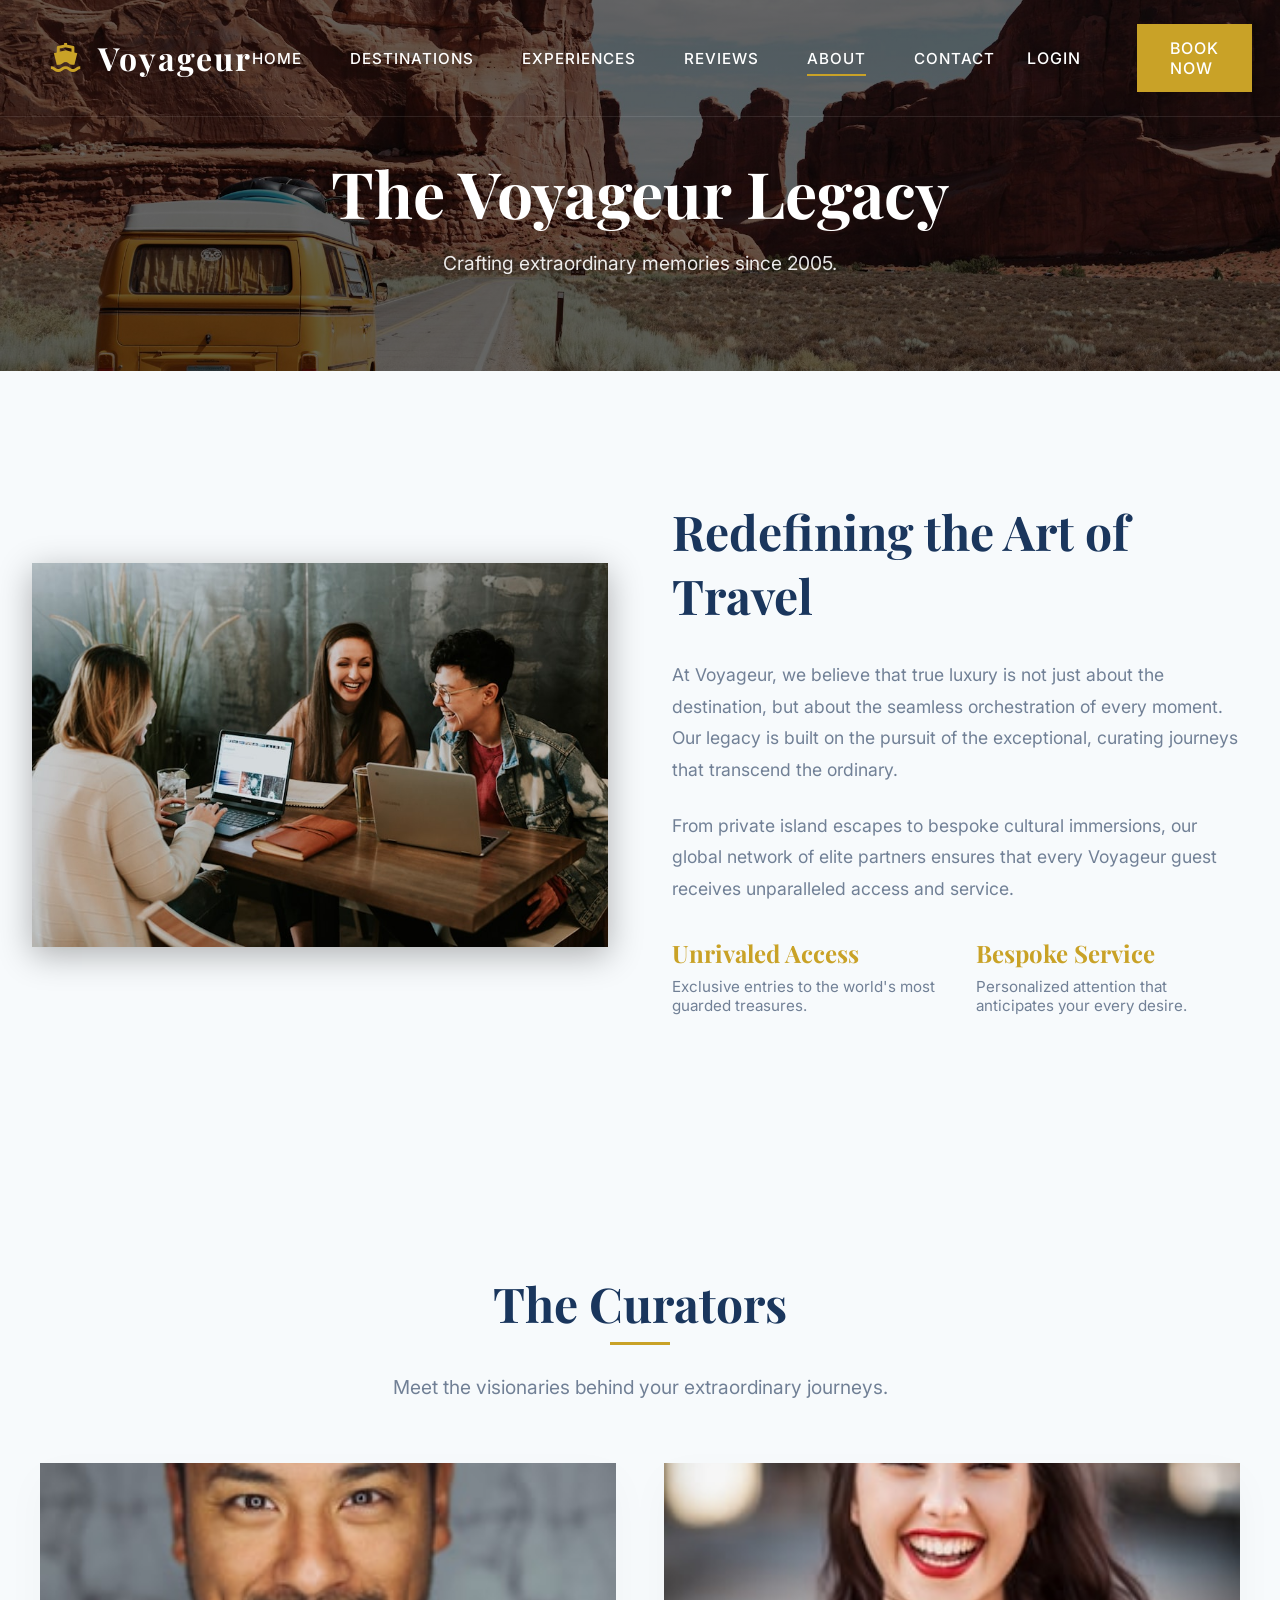
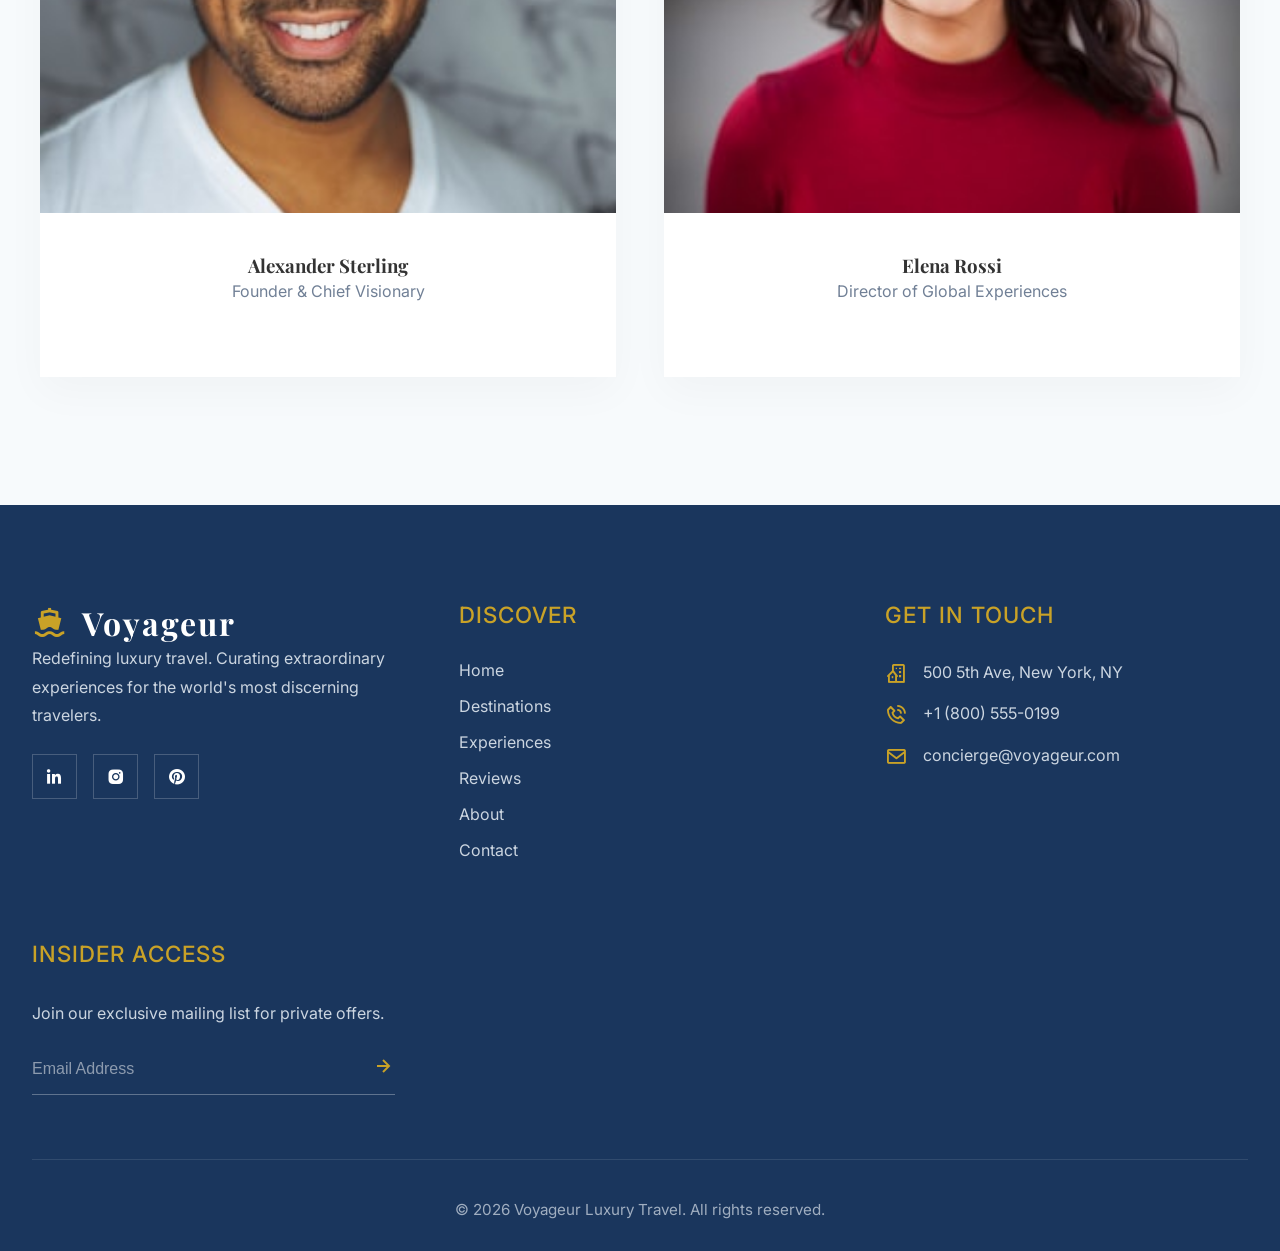
<file: about.html>
<!DOCTYPE html>
<html lang="en">
<head>
    <meta charset="UTF-8">
    <meta name="viewport" content="width=device-width, initial-scale=1.0">
    <title>About Us - Voyageur Luxury Travel</title>
    <!-- Google Fonts -->
    <link rel="preconnect" href="https://fonts.googleapis.com">
    <link rel="preconnect" href="https://fonts.gstatic.com" crossorigin>
    <link href="https://fonts.googleapis.com/css2?family=Playfair+Display:wght@400;600;700&family=Inter:wght@300;400;500;600&display=swap" rel="stylesheet">
    <!-- Boxicons for icons -->
    <link href='https://unpkg.com/boxicons@2.1.4/css/boxicons.min.css' rel='stylesheet'>
    <link rel="stylesheet" href="style.css">
</head>
<body>

    <!-- Header / Navbar -->
    <header id="header">
        <div class="nav-container">
            <a href="index.html" class="logo"><i class='bx bxs-ship'></i> Voyageur</a>
            <nav class="navbar">
                <ul class="nav-links">
                    <li><a href="index.html">Home</a></li>
                    <li><a href="destinations.html">Destinations</a></li>
                    <li><a href="experiences.html">Experiences</a></li>
                    <li><a href="reviews.html">Reviews</a></li>
                    <li><a href="about.html" class="active">About</a></li>
                    <li><a href="contact.html">Contact</a></li>
                </ul>
            </nav>
            <div class="nav-buttons">
                <a href="#" class="btn btn-login">Login</a>
                <a href="#" class="btn btn-primary">Book Now</a>
                <div class="menu-icon" id="menu-icon">
                    <i class='bx bx-menu'></i>
                </div>
            </div>
        </div>
    </header>

    <!-- Inner Hero Section -->
    <section class="inner-hero" style="background: linear-gradient(rgba(0,0,0,0.6), rgba(0,0,0,0.6)), url('img/hero.jpg') center/cover no-repeat;">
        <div class="inner-hero-content" style="text-align: center; color: white; padding-top: 150px; padding-bottom: 80px;">
            <h1 style="font-size: 4rem;">The Voyageur Legacy</h1>
            <p style="font-size: 1.2rem; opacity: 0.9; max-width: 700px; margin: 1rem auto;">Crafting extraordinary memories since 2005.</p>
        </div>
    </section>

    <!-- About Content -->
    <section class="about-content" style="padding: 8rem 2rem; max-width: 1400px; margin: 0 auto;">
        <div style="display: grid; grid-template-columns: 1fr 1fr; gap: 4rem; align-items: center;">
            <div class="about-img">
                <img src="img/about.jpg" alt="Luxury Travel" style="width: 100%; border-radius: 0; box-shadow: var(--glass-shadow);">
            </div>
            <div class="about-text">
                <h2 style="font-size: 3rem; color: var(--secondary-color); margin-bottom: 2rem;">Redefining the Art of Travel</h2>
                <p style="color: var(--text-light); line-height: 1.8; margin-bottom: 1.5rem; font-size: 1.1rem;">At Voyageur, we believe that true luxury is not just about the destination, but about the seamless orchestration of every moment. Our legacy is built on the pursuit of the exceptional, curating journeys that transcend the ordinary.</p>
                <p style="color: var(--text-light); line-height: 1.8; margin-bottom: 2rem; font-size: 1.1rem;">From private island escapes to bespoke cultural immersions, our global network of elite partners ensures that every Voyageur guest receives unparalleled access and service.</p>
                
                <div style="display: grid; grid-template-columns: 1fr 1fr; gap: 2rem;">
                    <div>
                        <h4 style="color: var(--primary-color); font-size: 1.5rem; margin-bottom: 0.5rem;">Unrivaled Access</h4>
                        <p style="font-size: 0.95rem; color: var(--text-light);">Exclusive entries to the world's most guarded treasures.</p>
                    </div>
                    <div>
                        <h4 style="color: var(--primary-color); font-size: 1.5rem; margin-bottom: 0.5rem;">Bespoke Service</h4>
                        <p style="font-size: 0.95rem; color: var(--text-light);">Personalized attention that anticipates your every desire.</p>
                    </div>
                </div>
            </div>
        </div>
    </section>

    <!-- Team Section -->
    <section class="team" style="padding: 8rem 2rem; background: var(--bg-color);">
        <div class="section-title">
            <h2>The Curators</h2>
            <p>Meet the visionaries behind your extraordinary journeys.</p>
        </div>
        <div style="display: grid; grid-template-columns: repeat(auto-fit, minmax(300px, 1fr)); gap: 3rem; max-width: 1200px; margin: 0 auto;">
            <div class="dest-card">
                <div class="card-img">
                    <img src="img/team1.jpg" alt="CEO">
                </div>
                <div class="card-info" style="text-align: center;">
                    <h3>Alexander Sterling</h3>
                    <p class="description">Founder & Chief Visionary</p>
                </div>
            </div>
            <div class="dest-card">
                <div class="card-img">
                    <img src="img/team2.jpg" alt="Director">
                </div>
                <div class="card-info" style="text-align: center;">
                    <h3>Elena Rossi</h3>
                    <p class="description">Director of Global Experiences</p>
                </div>
            </div>
        </div>
    </section>

    <!-- Footer -->
    <footer>
        <div class="footer-content">
            <div class="footer-col">
                <a href="index.html" class="logo"><i class='bx bxs-ship'></i> Voyageur</a>
                <p>Redefining luxury travel. Curating extraordinary experiences for the world's most discerning travelers.</p>
                <div class="social-icons">
                    <a href="#"><i class='bx bxl-linkedin'></i></a>
                    <a href="#"><i class='bx bxl-instagram-alt'></i></a>
                    <a href="#"><i class='bx bxl-pinterest'></i></a>
                </div>
            </div>
            <div class="footer-col">
                <h4>Discover</h4>
                <ul>
                    <li><a href="index.html">Home</a></li>
                    <li><a href="destinations.html">Destinations</a></li>
                    <li><a href="experiences.html">Experiences</a></li>
                    <li><a href="reviews.html">Reviews</a></li>
                    <li><a href="about.html">About</a></li>
                    <li><a href="contact.html">Contact</a></li>
                </ul>
            </div>
            <div class="footer-col">
                <h4>Get in Touch</h4>
                <ul class="contact-info">
                    <li><i class='bx bx-building-house'></i> 500 5th Ave, New York, NY</li>
                    <li><i class='bx bx-phone-call'></i> +1 (800) 555-0199</li>
                    <li><i class='bx bx-envelope'></i> concierge@voyageur.com</li>
                </ul>
            </div>
            <div class="footer-col">
                <h4>Insider Access</h4>
                <p>Join our exclusive mailing list for private offers.</p>
                <form class="newsletter-form">
                    <input type="email" placeholder="Email Address" required>
                    <button type="submit" class="btn-primary"><i class='bx bx-right-arrow-alt'></i></button>
                </form>
            </div>
        </div>
        <div class="footer-bottom">
            <p>&copy; 2026 Voyageur Luxury Travel. All rights reserved.</p>
        </div>
    </footer>

    <script src="script.js"></script>
</body>
</html>
</file>
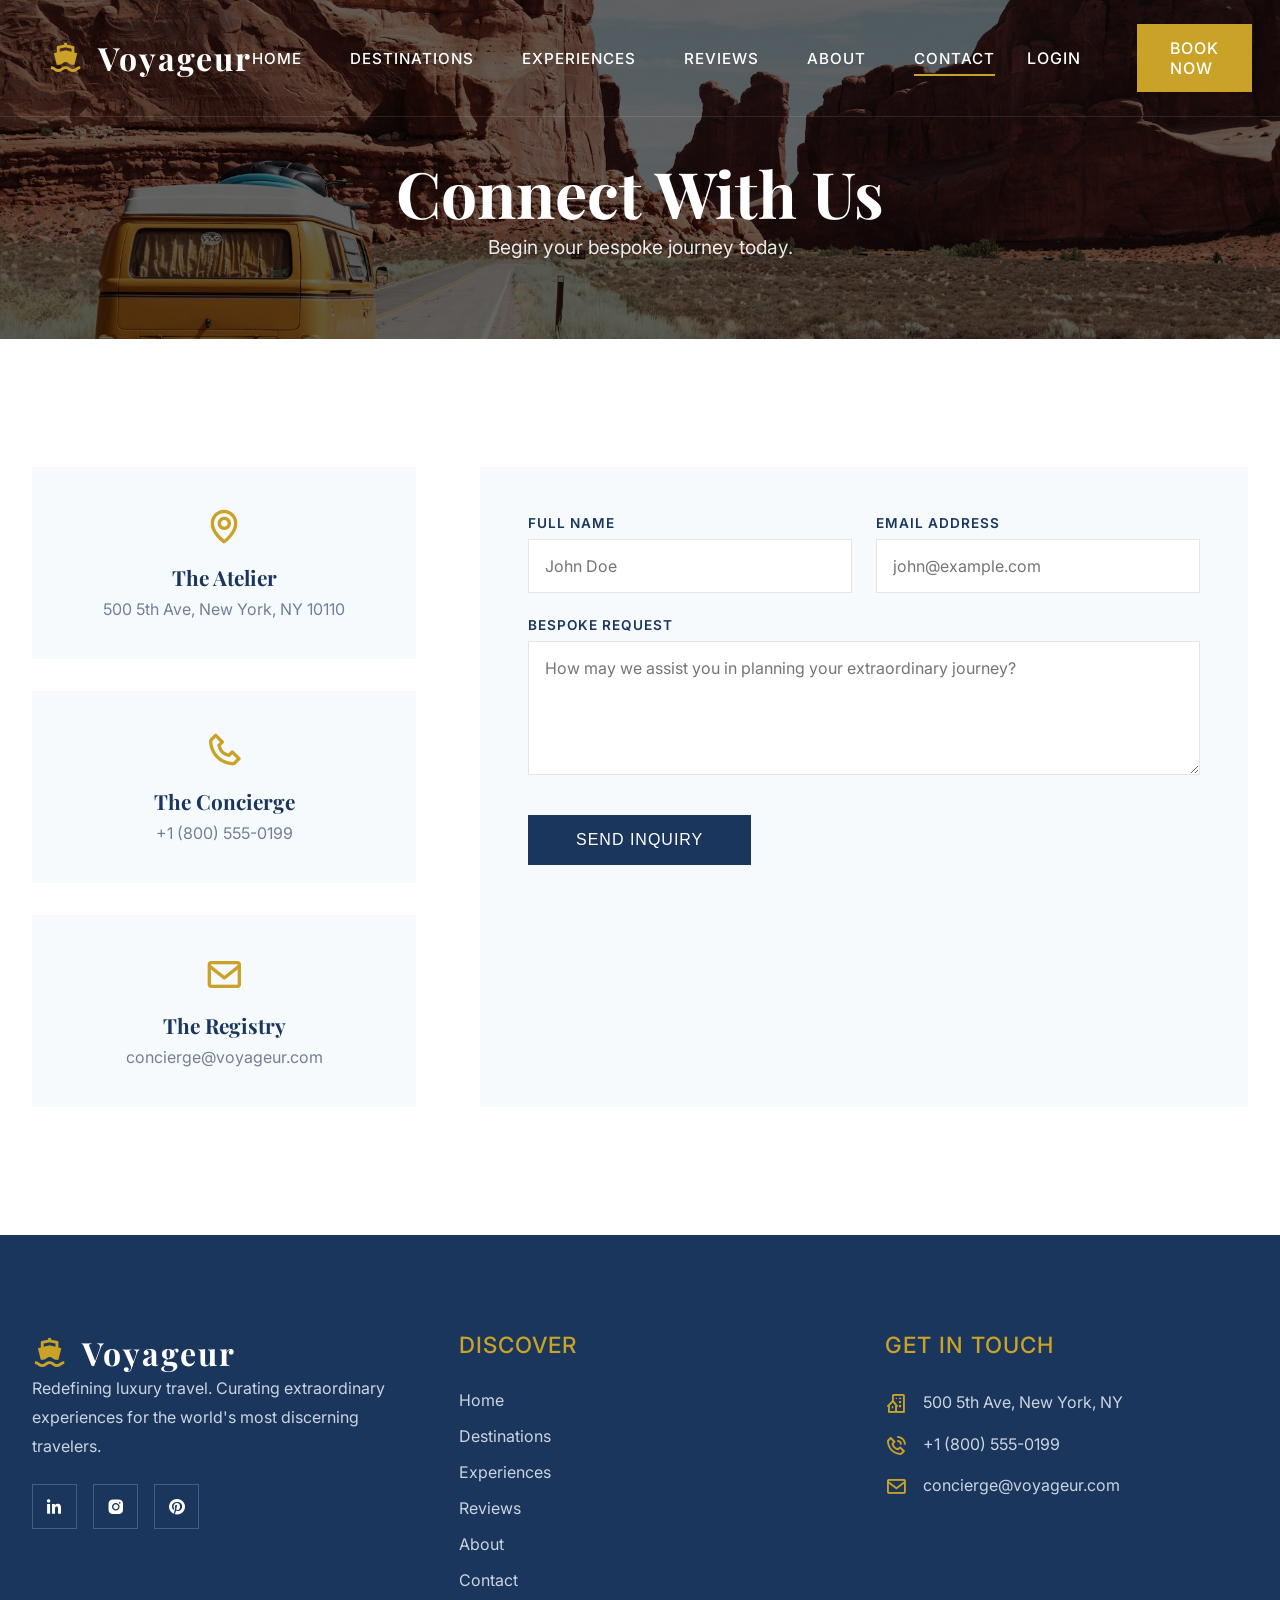
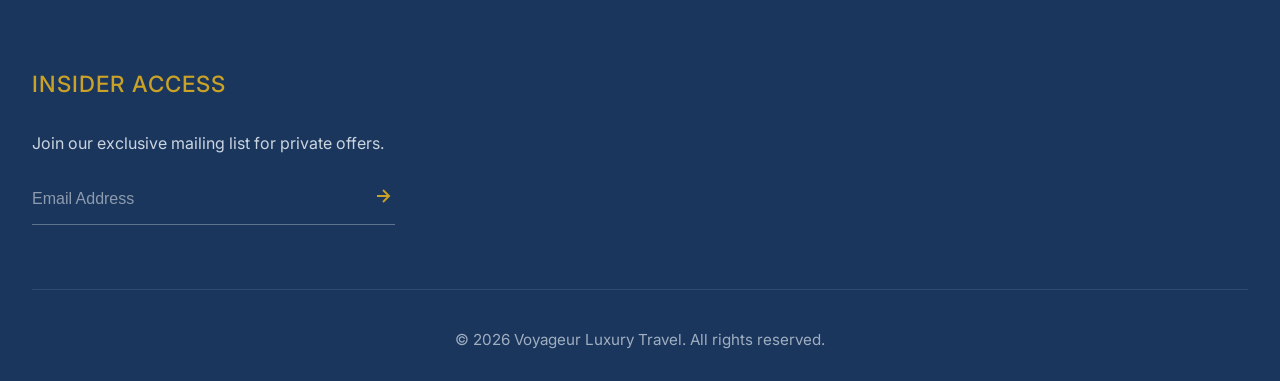
<file: contact.html>
<!DOCTYPE html>
<html lang="en">
<head>
    <meta charset="UTF-8">
    <meta name="viewport" content="width=device-width, initial-scale=1.0">
    <title>Contact Us - Voyageur Luxury Travel</title>
    <!-- Google Fonts -->
    <link rel="preconnect" href="https://fonts.googleapis.com">
    <link rel="preconnect" href="https://fonts.gstatic.com" crossorigin>
    <link href="https://fonts.googleapis.com/css2?family=Playfair+Display:wght@400;600;700&family=Inter:wght@300;400;500;600&display=swap" rel="stylesheet">
    <!-- Boxicons for icons -->
    <link href='https://unpkg.com/boxicons@2.1.4/css/boxicons.min.css' rel='stylesheet'>
    <link rel="stylesheet" href="style.css">
</head>
<body>

    <!-- Header / Navbar -->
    <header id="header">
        <div class="nav-container">
            <a href="index.html" class="logo"><i class='bx bxs-ship'></i> Voyageur</a>
            <nav class="navbar">
                <ul class="nav-links">
                    <li><a href="index.html">Home</a></li>
                    <li><a href="destinations.html">Destinations</a></li>
                    <li><a href="experiences.html">Experiences</a></li>
                    <li><a href="reviews.html">Reviews</a></li>
                    <li><a href="about.html">About</a></li>
                    <li><a href="contact.html" class="active">Contact</a></li>
                </ul>
            </nav>
            <div class="nav-buttons">
                <a href="#" class="btn btn-login">Login</a>
                <a href="#" class="btn btn-primary">Book Now</a>
                <div class="menu-icon" id="menu-icon">
                    <i class='bx bx-menu'></i>
                </div>
            </div>
        </div>
    </header>

    <!-- Inner Hero -->
    <section class="inner-hero" style="background: linear-gradient(rgba(0,0,0,0.6), rgba(0,0,0,0.6)), url('img/hero.jpg') center/cover no-repeat;">
        <div class="inner-hero-content" style="text-align: center; color: white; padding-top: 150px; padding-bottom: 80px;">
            <h1 style="font-size: 4rem;">Connect With Us</h1>
            <p style="font-size: 1.2rem; opacity: 0.9;">Begin your bespoke journey today.</p>
        </div>
    </section>

    <!-- Contact Content -->
    <section class="contact-section" style="padding: 8rem 2rem;">
        <div class="contact-container">
            <div class="contact-info-cards">
                <div class="contact-card">
                    <i class='bx bx-map'></i>
                    <h4>The Atelier</h4>
                    <p>500 5th Ave, New York, NY 10110</p>
                </div>
                <div class="contact-card">
                    <i class='bx bx-phone'></i>
                    <h4>The Concierge</h4>
                    <p>+1 (800) 555-0199</p>
                </div>
                <div class="contact-card">
                    <i class='bx bx-envelope'></i>
                    <h4>The Registry</h4>
                    <p>concierge@voyageur.com</p>
                </div>
            </div>
            
            <div class="contact-form-container">
                <form class="contact-form" action="#">
                    <div class="input-row">
                        <div class="form-group">
                            <label>Full Name</label>
                            <input type="text" placeholder="John Doe" required>
                        </div>
                        <div class="form-group">
                            <label>Email Address</label>
                            <input type="email" placeholder="john@example.com" required>
                        </div>
                    </div>
                    <div class="form-group">
                        <label>Bespoke Request</label>
                        <textarea rows="5" placeholder="How may we assist you in planning your extraordinary journey?" required></textarea>
                    </div>
                    <button type="submit" class="btn btn-primary" style="background: var(--secondary-color); color: white;">Send Inquiry</button>
                </form>
            </div>
        </div>
    </section>

    <!-- Footer -->
    <footer>
        <div class="footer-content">
            <div class="footer-col">
                <a href="index.html" class="logo"><i class='bx bxs-ship'></i> Voyageur</a>
                <p>Redefining luxury travel. Curating extraordinary experiences for the world's most discerning travelers.</p>
                <div class="social-icons">
                    <a href="#"><i class='bx bxl-linkedin'></i></a>
                    <a href="#"><i class='bx bxl-instagram-alt'></i></a>
                    <a href="#"><i class='bx bxl-pinterest'></i></a>
                </div>
            </div>
            <div class="footer-col">
                <h4>Discover</h4>
                <ul>
                    <li><a href="index.html">Home</a></li>
                    <li><a href="destinations.html">Destinations</a></li>
                    <li><a href="experiences.html">Experiences</a></li>
                    <li><a href="reviews.html">Reviews</a></li>
                    <li><a href="about.html">About</a></li>
                    <li><a href="contact.html">Contact</a></li>
                </ul>
            </div>
            <div class="footer-col">
                <h4>Get in Touch</h4>
                <ul class="contact-info">
                    <li><i class='bx bx-building-house'></i> 500 5th Ave, New York, NY</li>
                    <li><i class='bx bx-phone-call'></i> +1 (800) 555-0199</li>
                    <li><i class='bx bx-envelope'></i> concierge@voyageur.com</li>
                </ul>
            </div>
            <div class="footer-col">
                <h4>Insider Access</h4>
                <p>Join our exclusive mailing list for private offers.</p>
                <form class="newsletter-form">
                    <input type="email" placeholder="Email Address" required>
                    <button type="submit" class="btn-primary"><i class='bx bx-right-arrow-alt'></i></button>
                </form>
            </div>
        </div>
        <div class="footer-bottom">
            <p>&copy; 2026 Voyageur Luxury Travel. All rights reserved.</p>
        </div>
    </footer>

    <script src="script.js"></script>
</body>
</html>
</file>
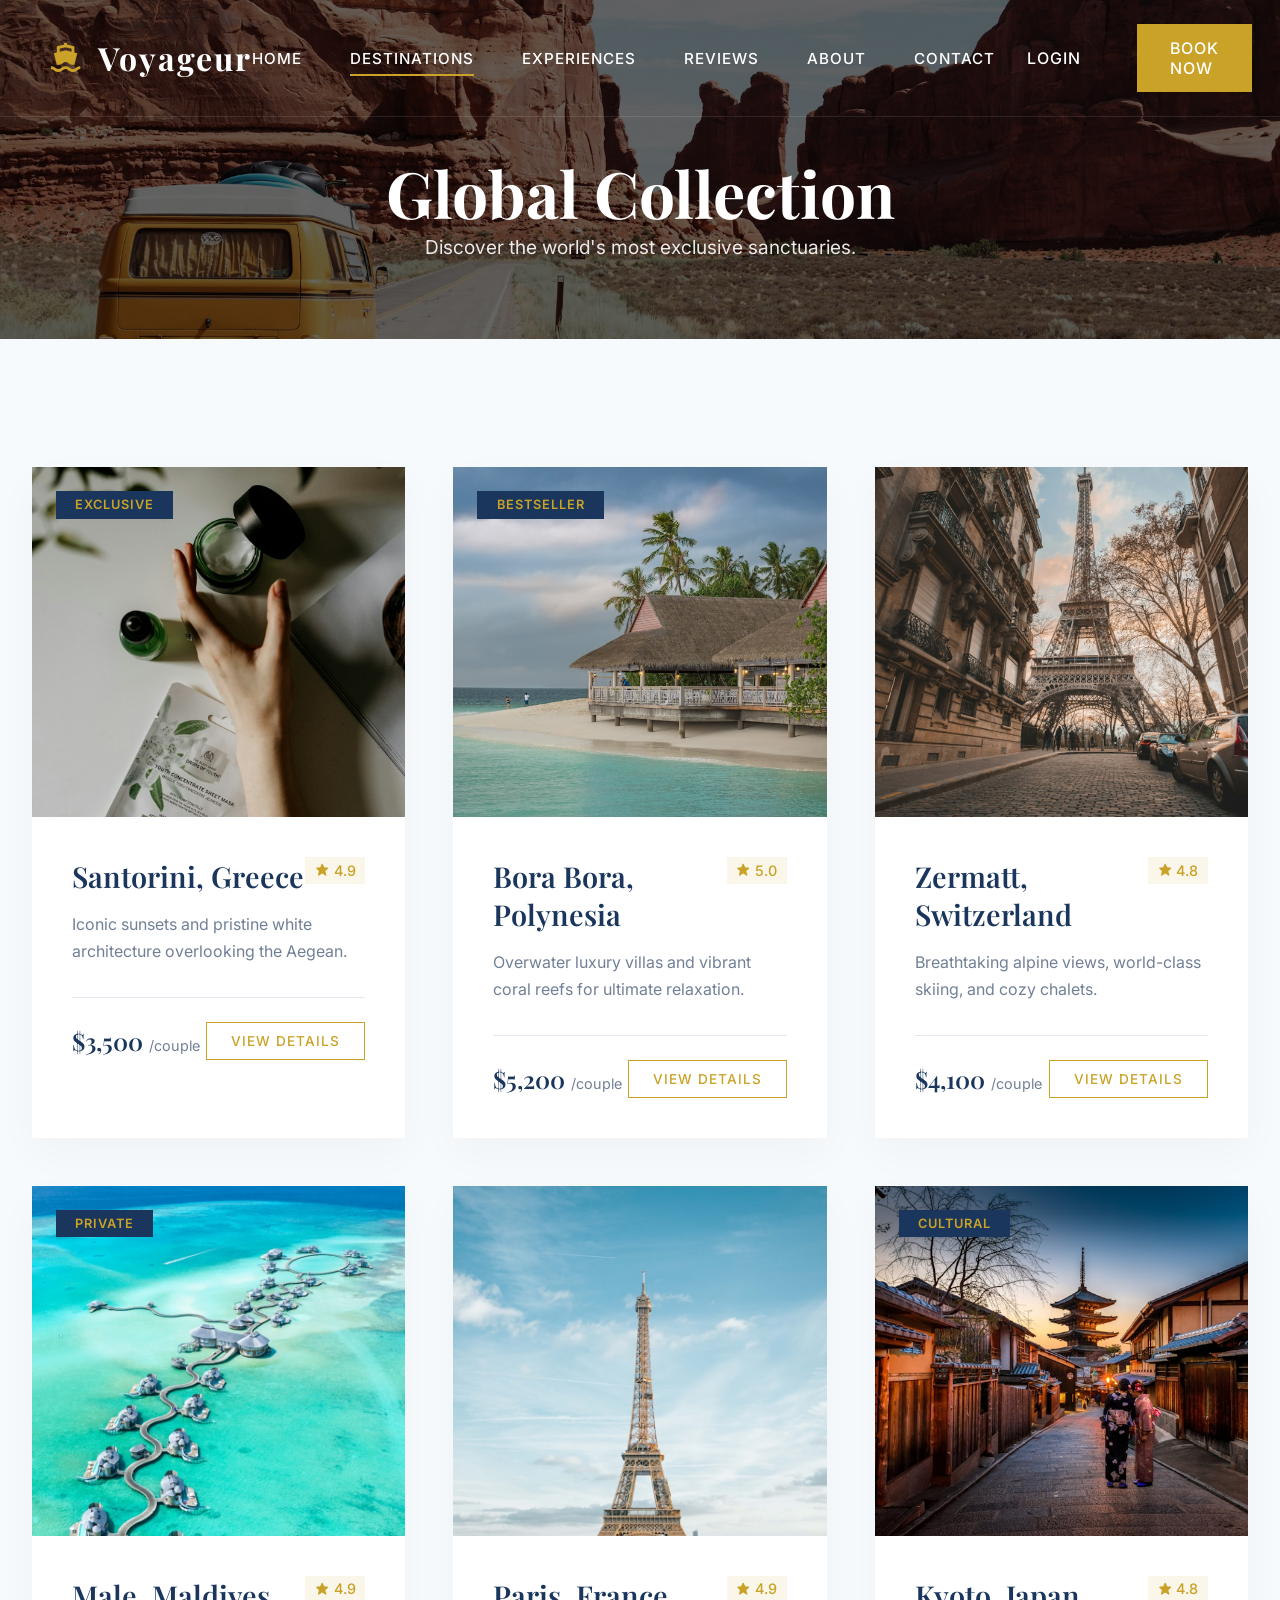
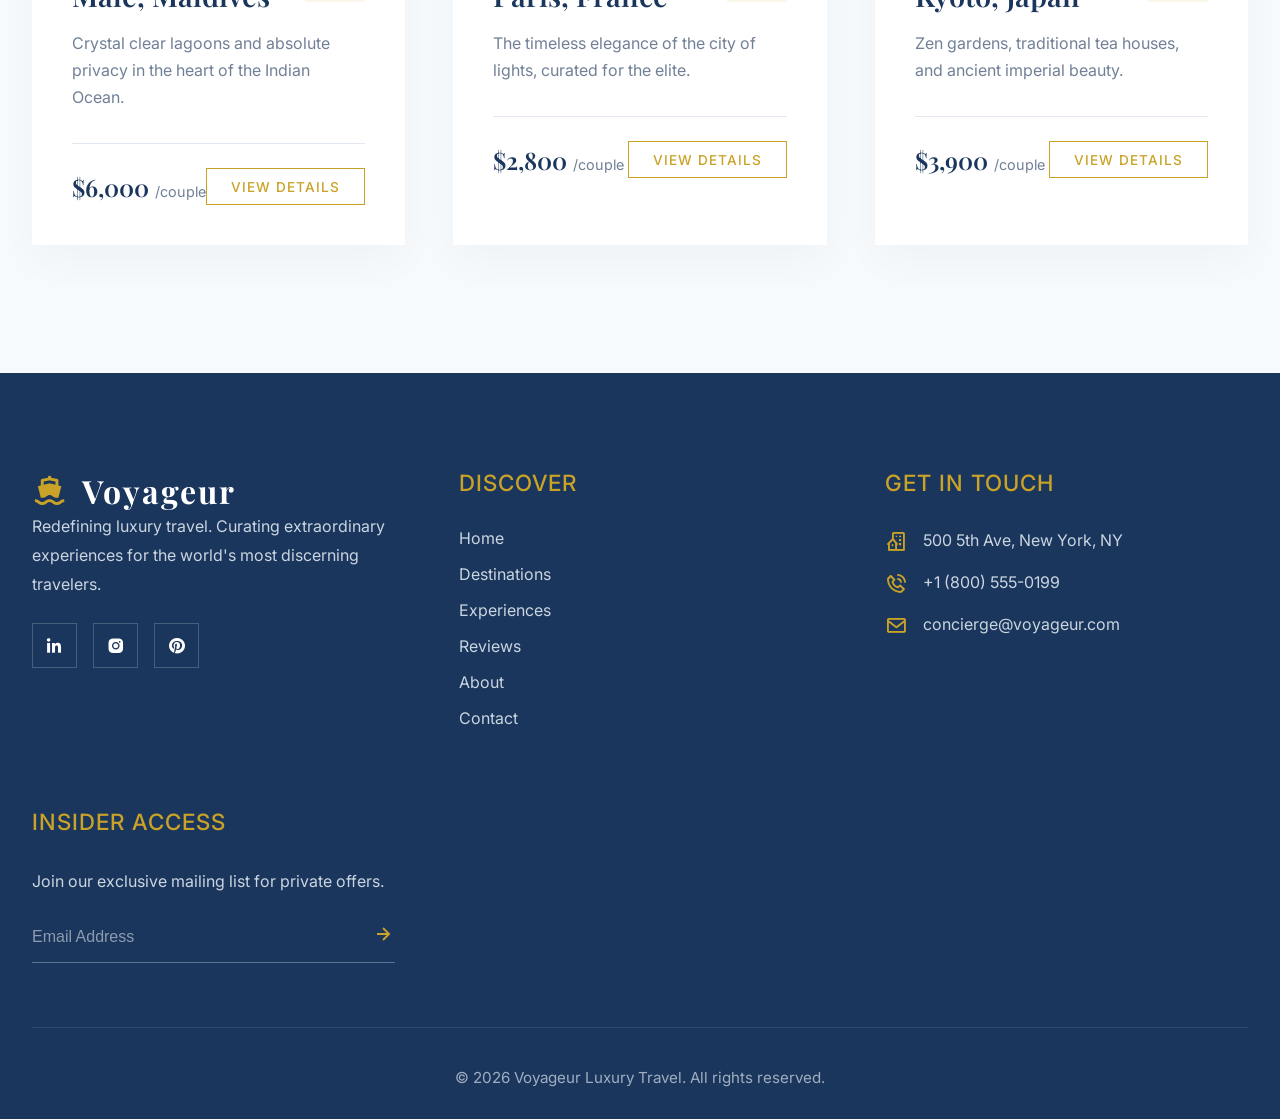
<file: destinations.html>
<!DOCTYPE html>
<html lang="en">
<head>
    <meta charset="UTF-8">
    <meta name="viewport" content="width=device-width, initial-scale=1.0">
    <title>Destinations - Voyageur Luxury Travel</title>
    <!-- Google Fonts -->
    <link rel="preconnect" href="https://fonts.googleapis.com">
    <link rel="preconnect" href="https://fonts.gstatic.com" crossorigin>
    <link href="https://fonts.googleapis.com/css2?family=Playfair+Display:wght@400;600;700&family=Inter:wght@300;400;500;600&display=swap" rel="stylesheet">
    <!-- Boxicons for icons -->
    <link href='https://unpkg.com/boxicons@2.1.4/css/boxicons.min.css' rel='stylesheet'>
    <link rel="stylesheet" href="style.css">
</head>
<body>

    <!-- Header / Navbar -->
    <header id="header">
        <div class="nav-container">
            <a href="index.html" class="logo"><i class='bx bxs-ship'></i> Voyageur</a>
            <nav class="navbar">
                <ul class="nav-links">
                    <li><a href="index.html">Home</a></li>
                    <li><a href="destinations.html" class="active">Destinations</a></li>
                    <li><a href="experiences.html">Experiences</a></li>
                    <li><a href="reviews.html">Reviews</a></li>
                    <li><a href="about.html">About</a></li>
                    <li><a href="contact.html">Contact</a></li>
                </ul>
            </nav>
            <div class="nav-buttons">
                <a href="#" class="btn btn-login">Login</a>
                <a href="#" class="btn btn-primary">Book Now</a>
                <div class="menu-icon" id="menu-icon">
                    <i class='bx bx-menu'></i>
                </div>
            </div>
        </div>
    </header>

    <!-- Inner Hero -->
    <section class="inner-hero" style="background: linear-gradient(rgba(0,0,0,0.6), rgba(0,0,0,0.6)), url('img/hero.jpg') center/cover no-repeat;">
        <div class="inner-hero-content" style="text-align: center; color: white; padding-top: 150px; padding-bottom: 80px;">
            <h1 style="font-size: 4rem;">Global Collection</h1>
            <p style="font-size: 1.2rem; opacity: 0.9;">Discover the world's most exclusive sanctuaries.</p>
        </div>
    </section>

    <!-- Destinations Grid -->
    <section class="destinations" style="padding: 8rem 2rem; max-width: 1400px; margin: 0 auto;">
        <div class="cards-container">
            <!-- Card 1 -->
            <div class="dest-card">
                <div class="card-img">
                    <img src="img/santorini.jpg" alt="Santorini">
                    <div class="badge">Exclusive</div>
                </div>
                <div class="card-info">
                    <div class="card-header">
                        <h3>Santorini, Greece</h3>
                        <div class="rating"><i class='bx bxs-star'></i> 4.9</div>
                    </div>
                    <p class="description">Iconic sunsets and pristine white architecture overlooking the Aegean.</p>
                    <div class="card-footer">
                        <span class="price">$3,500 <span>/couple</span></span>
                        <a href="#" class="btn-outline">View Details</a>
                    </div>
                </div>
            </div>

            <!-- Card 2 -->
            <div class="dest-card">
                <div class="card-img">
                    <img src="img/borabora.jpg" alt="Bora Bora">
                    <div class="badge">Bestseller</div>
                </div>
                <div class="card-info">
                    <div class="card-header">
                        <h3>Bora Bora, Polynesia</h3>
                        <div class="rating"><i class='bx bxs-star'></i> 5.0</div>
                    </div>
                    <p class="description">Overwater luxury villas and vibrant coral reefs for ultimate relaxation.</p>
                    <div class="card-footer">
                        <span class="price">$5,200 <span>/couple</span></span>
                        <a href="#" class="btn-outline">View Details</a>
                    </div>
                </div>
            </div>

            <!-- Card 3 -->
            <div class="dest-card">
                <div class="card-img">
                    <img src="img/swiss.jpg" alt="Swiss Alps">
                </div>
                <div class="card-info">
                    <div class="card-header">
                        <h3>Zermatt, Switzerland</h3>
                        <div class="rating"><i class='bx bxs-star'></i> 4.8</div>
                    </div>
                    <p class="description">Breathtaking alpine views, world-class skiing, and cozy chalets.</p>
                    <div class="card-footer">
                        <span class="price">$4,100 <span>/couple</span></span>
                        <a href="#" class="btn-outline">View Details</a>
                    </div>
                </div>
            </div>

            <!-- Card 4 -->
            <div class="dest-card">
                <div class="card-img">
                    <img src="img/maldives.jpg" alt="Maldives">
                    <div class="badge">Private</div>
                </div>
                <div class="card-info">
                    <div class="card-header">
                        <h3>Male, Maldives</h3>
                        <div class="rating"><i class='bx bxs-star'></i> 4.9</div>
                    </div>
                    <p class="description">Crystal clear lagoons and absolute privacy in the heart of the Indian Ocean.</p>
                    <div class="card-footer">
                        <span class="price">$6,000 <span>/couple</span></span>
                        <a href="#" class="btn-outline">View Details</a>
                    </div>
                </div>
            </div>

            <!-- Card 5 -->
            <div class="dest-card">
                <div class="card-img">
                    <img src="img/paris.jpg" alt="Paris">
                </div>
                <div class="card-info">
                    <div class="card-header">
                        <h3>Paris, France</h3>
                        <div class="rating"><i class='bx bxs-star'></i> 4.9</div>
                    </div>
                    <p class="description">The timeless elegance of the city of lights, curated for the elite.</p>
                    <div class="card-footer">
                        <span class="price">$2,800 <span>/couple</span></span>
                        <a href="#" class="btn-outline">View Details</a>
                    </div>
                </div>
            </div>

            <!-- Card 6 -->
            <div class="dest-card">
                <div class="card-img">
                    <img src="img/kyoto.jpg" alt="Kyoto">
                    <div class="badge">Cultural</div>
                </div>
                <div class="card-info">
                    <div class="card-header">
                        <h3>Kyoto, Japan</h3>
                        <div class="rating"><i class='bx bxs-star'></i> 4.8</div>
                    </div>
                    <p class="description">Zen gardens, traditional tea houses, and ancient imperial beauty.</p>
                    <div class="card-footer">
                        <span class="price">$3,900 <span>/couple</span></span>
                        <a href="#" class="btn-outline">View Details</a>
                    </div>
                </div>
            </div>
        </div>
    </section>

    <!-- Footer -->
    <footer>
        <div class="footer-content">
            <div class="footer-col">
                <a href="index.html" class="logo"><i class='bx bxs-ship'></i> Voyageur</a>
                <p>Redefining luxury travel. Curating extraordinary experiences for the world's most discerning travelers.</p>
                <div class="social-icons">
                    <a href="#"><i class='bx bxl-linkedin'></i></a>
                    <a href="#"><i class='bx bxl-instagram-alt'></i></a>
                    <a href="#"><i class='bx bxl-pinterest'></i></a>
                </div>
            </div>
            <div class="footer-col">
                <h4>Discover</h4>
                <ul>
                    <li><a href="index.html">Home</a></li>
                    <li><a href="destinations.html">Destinations</a></li>
                    <li><a href="experiences.html">Experiences</a></li>
                    <li><a href="reviews.html">Reviews</a></li>
                    <li><a href="about.html">About</a></li>
                    <li><a href="contact.html">Contact</a></li>
                </ul>
            </div>
            <div class="footer-col">
                <h4>Get in Touch</h4>
                <ul class="contact-info">
                    <li><i class='bx bx-building-house'></i> 500 5th Ave, New York, NY</li>
                    <li><i class='bx bx-phone-call'></i> +1 (800) 555-0199</li>
                    <li><i class='bx bx-envelope'></i> concierge@voyageur.com</li>
                </ul>
            </div>
            <div class="footer-col">
                <h4>Insider Access</h4>
                <p>Join our exclusive mailing list for private offers.</p>
                <form class="newsletter-form">
                    <input type="email" placeholder="Email Address" required>
                    <button type="submit" class="btn-primary"><i class='bx bx-right-arrow-alt'></i></button>
                </form>
            </div>
        </div>
        <div class="footer-bottom">
            <p>&copy; 2026 Voyageur Luxury Travel. All rights reserved.</p>
        </div>
    </footer>

    <script src="script.js"></script>
</body>
</html>
</file>
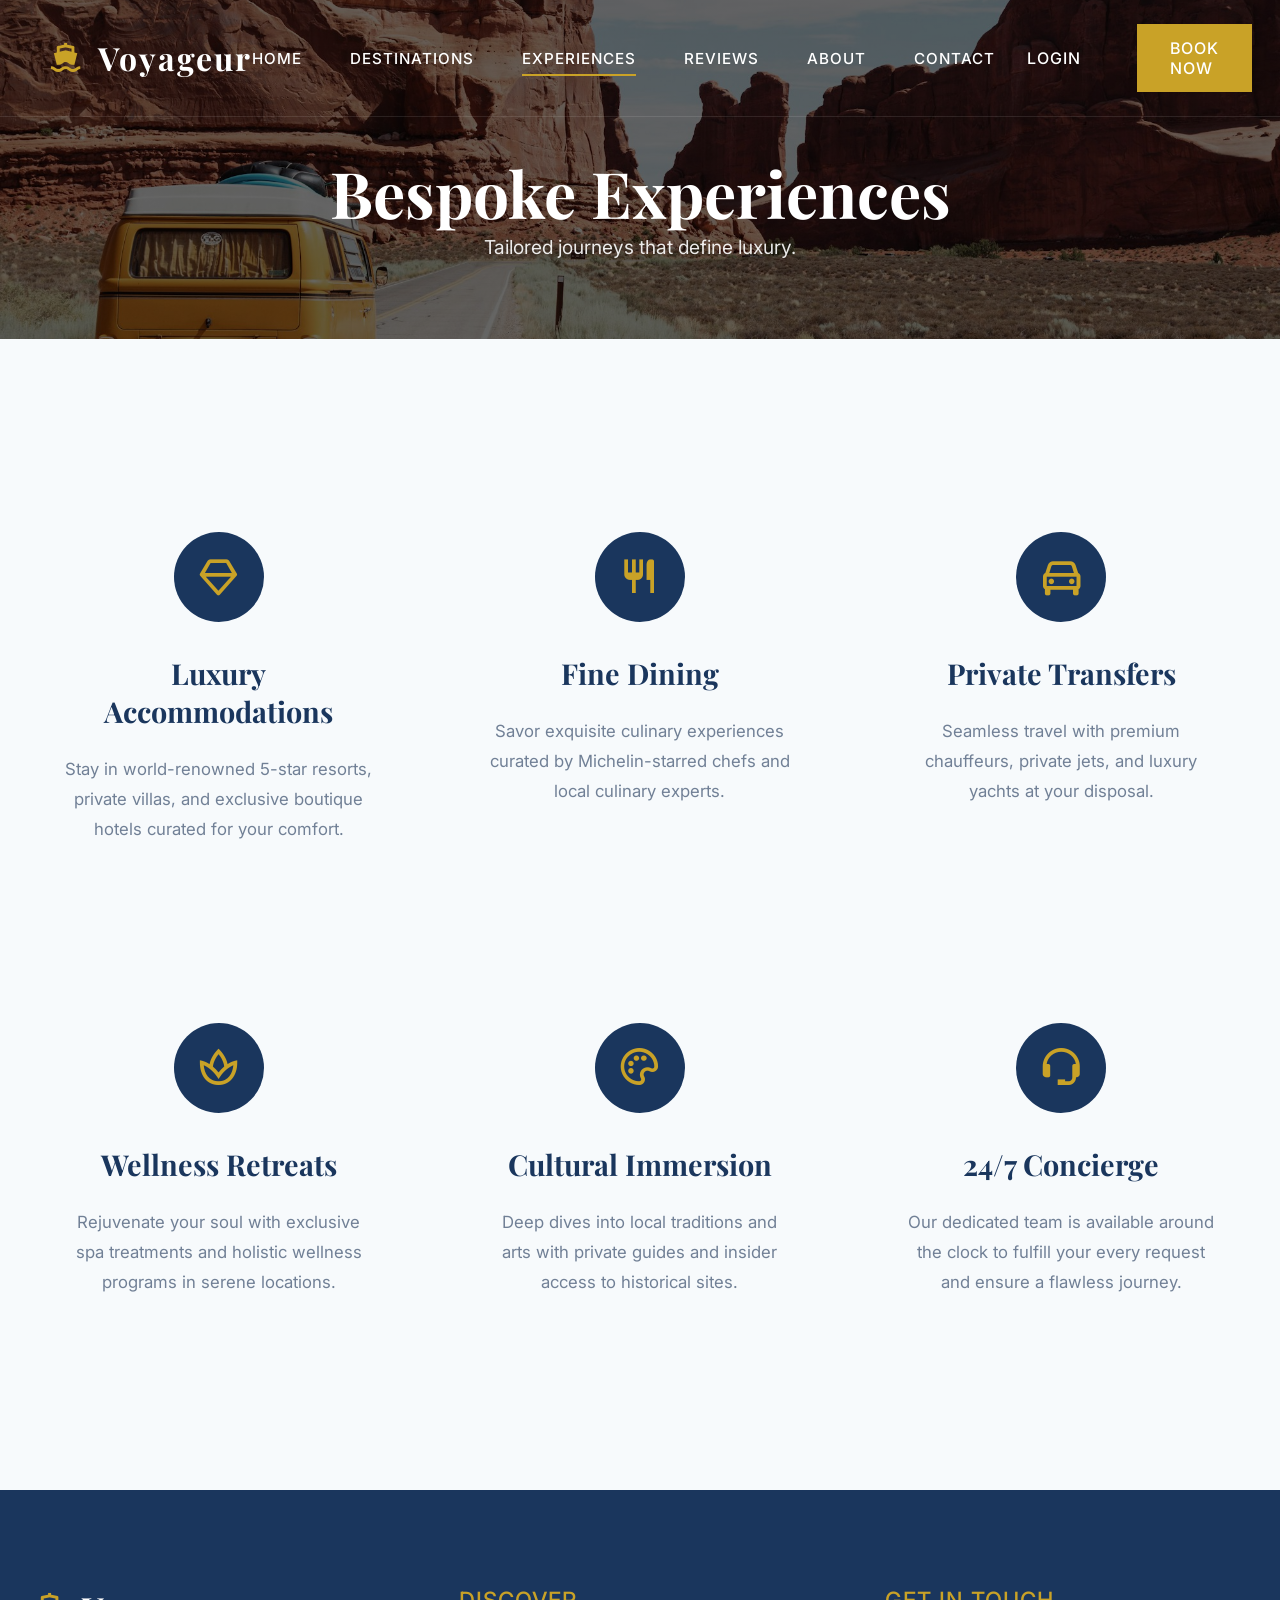
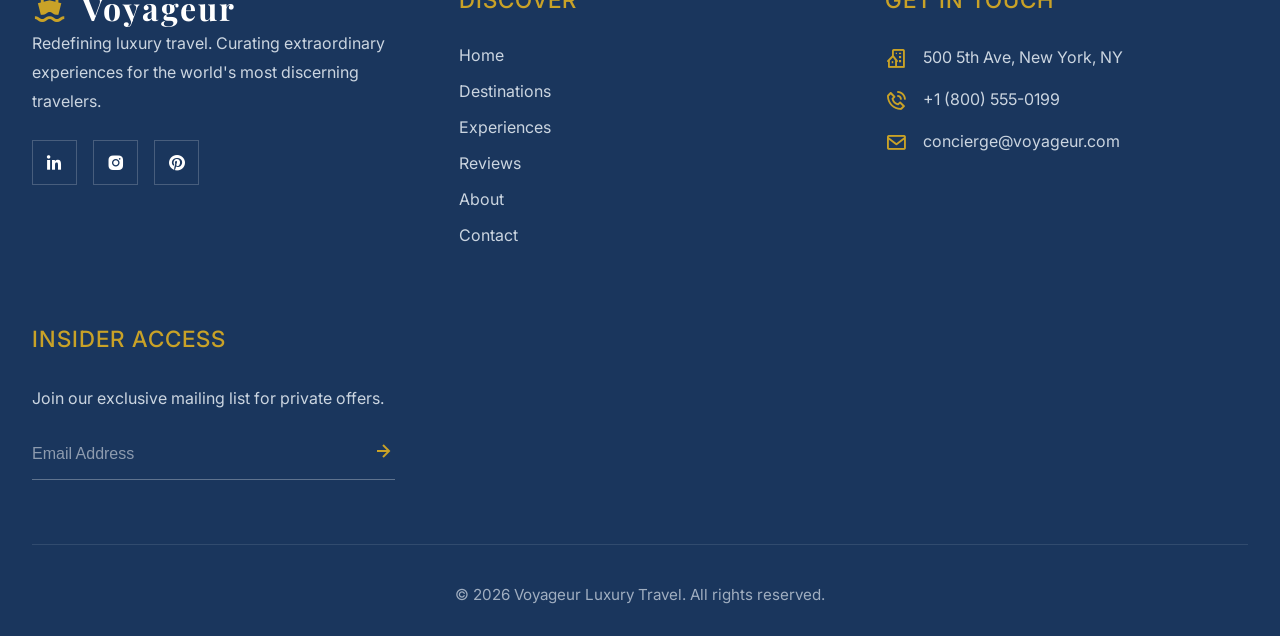
<file: experiences.html>
<!DOCTYPE html>
<html lang="en">
<head>
    <meta charset="UTF-8">
    <meta name="viewport" content="width=device-width, initial-scale=1.0">
    <title>Experiences - Voyageur Luxury Travel</title>
    <!-- Google Fonts -->
    <link rel="preconnect" href="https://fonts.googleapis.com">
    <link rel="preconnect" href="https://fonts.gstatic.com" crossorigin>
    <link href="https://fonts.googleapis.com/css2?family=Playfair+Display:wght@400;600;700&family=Inter:wght@300;400;500;600&display=swap" rel="stylesheet">
    <!-- Boxicons for icons -->
    <link href='https://unpkg.com/boxicons@2.1.4/css/boxicons.min.css' rel='stylesheet'>
    <link rel="stylesheet" href="style.css">
</head>
<body>

    <!-- Header / Navbar -->
    <header id="header">
        <div class="nav-container">
            <a href="index.html" class="logo"><i class='bx bxs-ship'></i> Voyageur</a>
            <nav class="navbar">
                <ul class="nav-links">
                    <li><a href="index.html">Home</a></li>
                    <li><a href="destinations.html">Destinations</a></li>
                    <li><a href="experiences.html" class="active">Experiences</a></li>
                    <li><a href="reviews.html">Reviews</a></li>
                    <li><a href="about.html">About</a></li>
                    <li><a href="contact.html">Contact</a></li>
                </ul>
            </nav>
            <div class="nav-buttons">
                <a href="#" class="btn btn-login">Login</a>
                <a href="#" class="btn btn-primary">Book Now</a>
                <div class="menu-icon" id="menu-icon">
                    <i class='bx bx-menu'></i>
                </div>
            </div>
        </div>
    </header>

    <!-- Inner Hero -->
    <section class="inner-hero" style="background: linear-gradient(rgba(0,0,0,0.6), rgba(0,0,0,0.6)), url('img/hero.jpg') center/cover no-repeat;">
        <div class="inner-hero-content" style="text-align: center; color: white; padding-top: 150px; padding-bottom: 80px;">
            <h1 style="font-size: 4rem;">Bespoke Experiences</h1>
            <p style="font-size: 1.2rem; opacity: 0.9;">Tailored journeys that define luxury.</p>
        </div>
    </section>

    <!-- Experiences Grid -->
    <section class="experiences" style="padding: 8rem 2rem; max-width: 1400px; margin: 0 auto;">
        <div class="services-grid">
            <div class="service-box">
                <div class="icon-wrapper">
                    <i class='bx bx-diamond'></i>
                </div>
                <h3>Luxury Accommodations</h3>
                <p>Stay in world-renowned 5-star resorts, private villas, and exclusive boutique hotels curated for your comfort.</p>
            </div>
            <div class="service-box">
                <div class="icon-wrapper">
                    <i class='bx bx-restaurant'></i>
                </div>
                <h3>Fine Dining</h3>
                <p>Savor exquisite culinary experiences curated by Michelin-starred chefs and local culinary experts.</p>
            </div>
            <div class="service-box">
                <div class="icon-wrapper">
                    <i class='bx bx-car'></i>
                </div>
                <h3>Private Transfers</h3>
                <p>Seamless travel with premium chauffeurs, private jets, and luxury yachts at your disposal.</p>
            </div>
            <div class="service-box">
                <div class="icon-wrapper">
                    <i class='bx bx-spa'></i>
                </div>
                <h3>Wellness Retreats</h3>
                <p>Rejuvenate your soul with exclusive spa treatments and holistic wellness programs in serene locations.</p>
            </div>
            <div class="service-box">
                <div class="icon-wrapper">
                    <i class='bx bx-palette'></i>
                </div>
                <h3>Cultural Immersion</h3>
                <p>Deep dives into local traditions and arts with private guides and insider access to historical sites.</p>
            </div>
            <div class="service-box">
                <div class="icon-wrapper">
                    <i class='bx bx-support'></i>
                </div>
                <h3>24/7 Concierge</h3>
                <p>Our dedicated team is available around the clock to fulfill your every request and ensure a flawless journey.</p>
            </div>
        </div>
    </section>

    <!-- Footer -->
    <footer>
        <div class="footer-content">
            <div class="footer-col">
                <a href="index.html" class="logo"><i class='bx bxs-ship'></i> Voyageur</a>
                <p>Redefining luxury travel. Curating extraordinary experiences for the world's most discerning travelers.</p>
                <div class="social-icons">
                    <a href="#"><i class='bx bxl-linkedin'></i></a>
                    <a href="#"><i class='bx bxl-instagram-alt'></i></a>
                    <a href="#"><i class='bx bxl-pinterest'></i></a>
                </div>
            </div>
            <div class="footer-col">
                <h4>Discover</h4>
                <ul>
                    <li><a href="index.html">Home</a></li>
                    <li><a href="destinations.html">Destinations</a></li>
                    <li><a href="experiences.html">Experiences</a></li>
                    <li><a href="reviews.html">Reviews</a></li>
                    <li><a href="about.html">About</a></li>
                    <li><a href="contact.html">Contact</a></li>
                </ul>
            </div>
            <div class="footer-col">
                <h4>Get in Touch</h4>
                <ul class="contact-info">
                    <li><i class='bx bx-building-house'></i> 500 5th Ave, New York, NY</li>
                    <li><i class='bx bx-phone-call'></i> +1 (800) 555-0199</li>
                    <li><i class='bx bx-envelope'></i> concierge@voyageur.com</li>
                </ul>
            </div>
            <div class="footer-col">
                <h4>Insider Access</h4>
                <p>Join our exclusive mailing list for private offers.</p>
                <form class="newsletter-form">
                    <input type="email" placeholder="Email Address" required>
                    <button type="submit" class="btn-primary"><i class='bx bx-right-arrow-alt'></i></button>
                </form>
            </div>
        </div>
        <div class="footer-bottom">
            <p>&copy; 2026 Voyageur Luxury Travel. All rights reserved.</p>
        </div>
    </footer>

    <script src="script.js"></script>
</body>
</html>
</file>
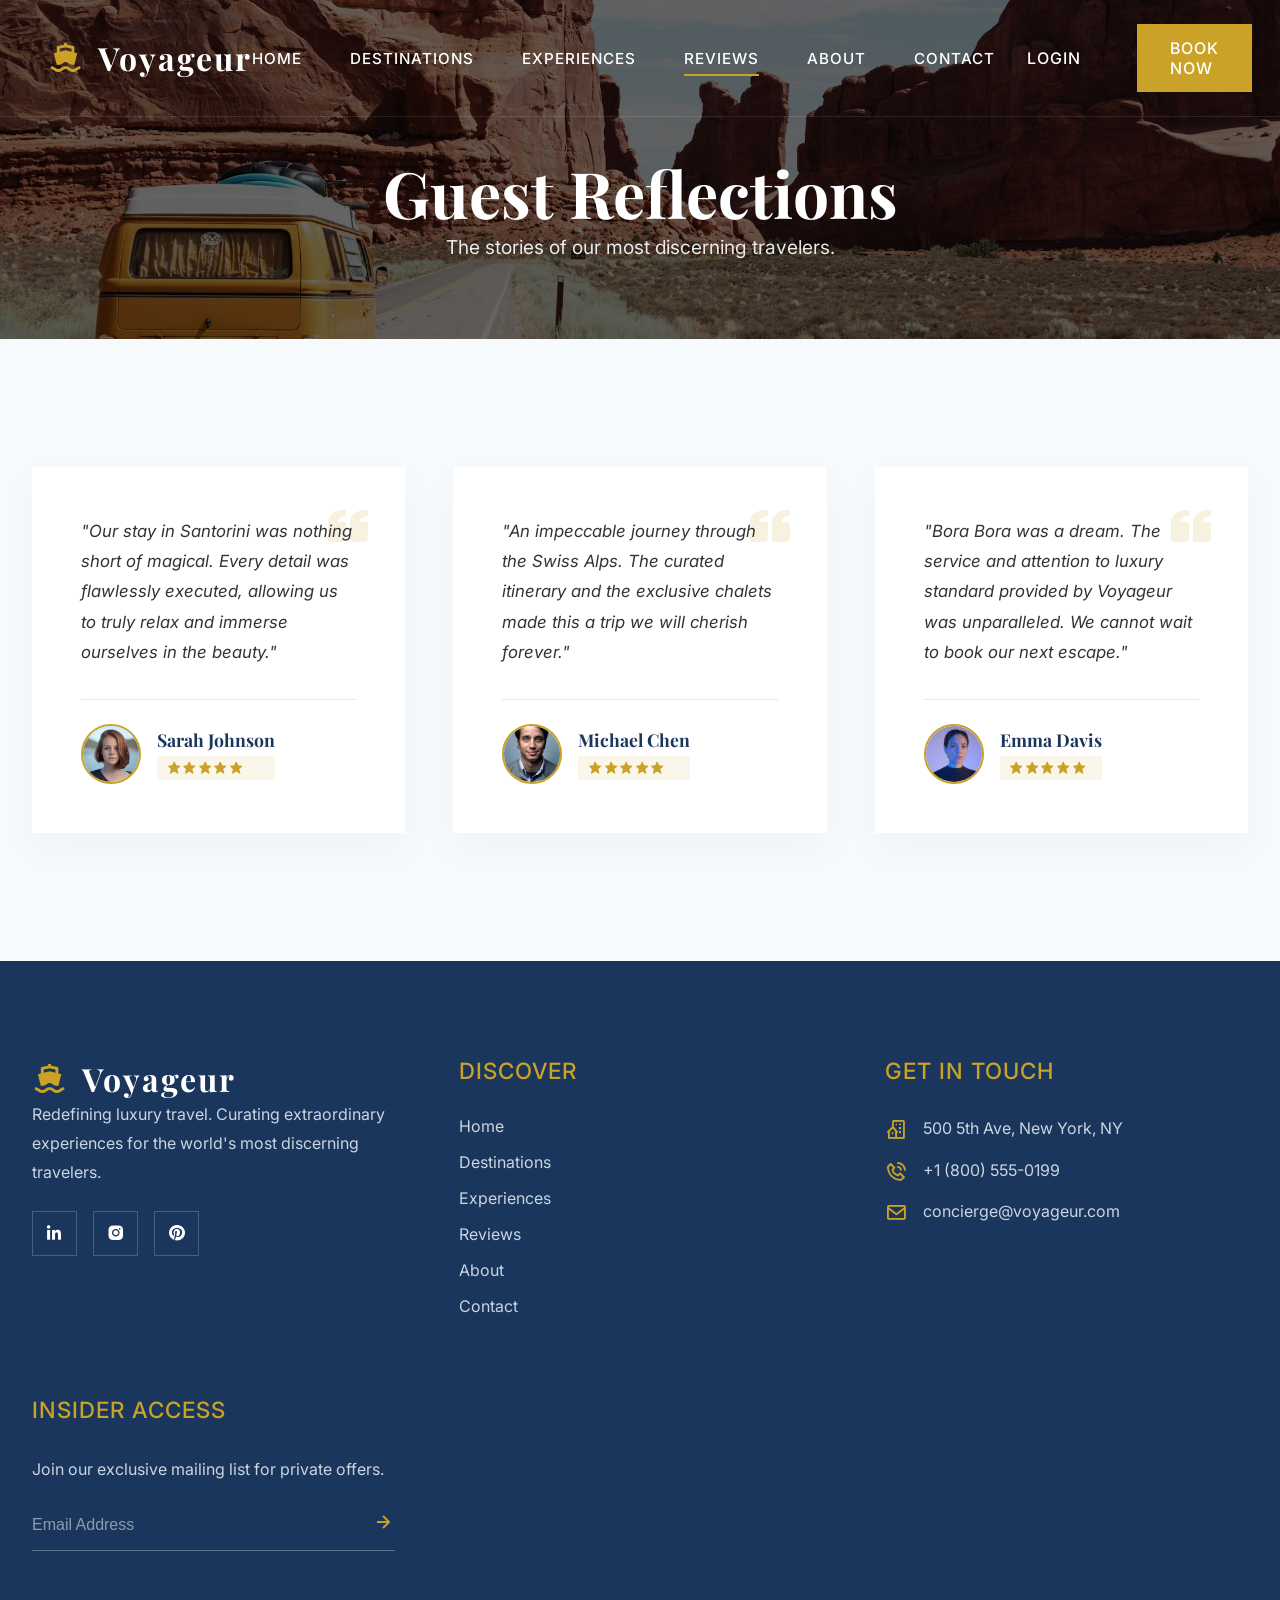
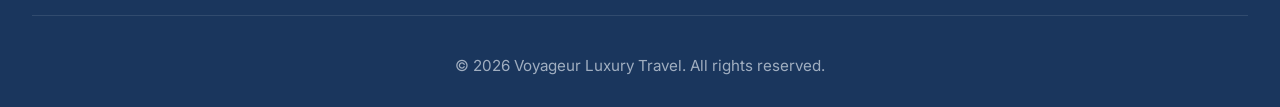
<file: reviews.html>
<!DOCTYPE html>
<html lang="en">
<head>
    <meta charset="UTF-8">
    <meta name="viewport" content="width=device-width, initial-scale=1.0">
    <title>Guest Reflections - Voyageur Luxury Travel</title>
    <!-- Google Fonts -->
    <link rel="preconnect" href="https://fonts.googleapis.com">
    <link rel="preconnect" href="https://fonts.gstatic.com" crossorigin>
    <link href="https://fonts.googleapis.com/css2?family=Playfair+Display:wght@400;600;700&family=Inter:wght@300;400;500;600&display=swap" rel="stylesheet">
    <!-- Boxicons for icons -->
    <link href='https://unpkg.com/boxicons@2.1.4/css/boxicons.min.css' rel='stylesheet'>
    <link rel="stylesheet" href="style.css">
</head>
<body>

    <!-- Header / Navbar -->
    <header id="header">
        <div class="nav-container">
            <a href="index.html" class="logo"><i class='bx bxs-ship'></i> Voyageur</a>
            <nav class="navbar">
                <ul class="nav-links">
                    <li><a href="index.html">Home</a></li>
                    <li><a href="destinations.html">Destinations</a></li>
                    <li><a href="experiences.html">Experiences</a></li>
                    <li><a href="reviews.html" class="active">Reviews</a></li>
                    <li><a href="about.html">About</a></li>
                    <li><a href="contact.html">Contact</a></li>
                </ul>
            </nav>
            <div class="nav-buttons">
                <a href="#" class="btn btn-login">Login</a>
                <a href="#" class="btn btn-primary">Book Now</a>
                <div class="menu-icon" id="menu-icon">
                    <i class='bx bx-menu'></i>
                </div>
            </div>
        </div>
    </header>

    <!-- Inner Hero -->
    <section class="inner-hero" style="background: linear-gradient(rgba(0,0,0,0.6), rgba(0,0,0,0.6)), url('img/hero.jpg') center/cover no-repeat;">
        <div class="inner-hero-content" style="text-align: center; color: white; padding-top: 150px; padding-bottom: 80px;">
            <h1 style="font-size: 4rem;">Guest Reflections</h1>
            <p style="font-size: 1.2rem; opacity: 0.9;">The stories of our most discerning travelers.</p>
        </div>
    </section>

    <!-- Reviews Grid -->
    <section class="reviews" style="padding: 8rem 2rem; max-width: 1400px; margin: 0 auto;">
        <div class="reviews-grid">
            <div class="review-card">
                <div class="quote-icon"><i class='bx bxs-quote-left'></i></div>
                <p class="review-text">"Our stay in Santorini was nothing short of magical. Every detail was flawlessly executed, allowing us to truly relax and immerse ourselves in the beauty."</p>
                <div class="reviewer">
                    <img src="img/user1.jpg" alt="Sarah Johnson">
                    <div class="reviewer-info">
                        <h4>Sarah Johnson</h4>
                        <div class="rating"><i class='bx bxs-star'></i><i class='bx bxs-star'></i><i class='bx bxs-star'></i><i class='bx bxs-star'></i><i class='bx bxs-star'></i></div>
                    </div>
                </div>
            </div>
            
            <div class="review-card">
                <div class="quote-icon"><i class='bx bxs-quote-left'></i></div>
                <p class="review-text">"An impeccable journey through the Swiss Alps. The curated itinerary and the exclusive chalets made this a trip we will cherish forever."</p>
                <div class="reviewer">
                    <img src="img/user2.jpg" alt="Michael Chen">
                    <div class="reviewer-info">
                        <h4>Michael Chen</h4>
                        <div class="rating"><i class='bx bxs-star'></i><i class='bx bxs-star'></i><i class='bx bxs-star'></i><i class='bx bxs-star'></i><i class='bx bxs-star'></i></div>
                    </div>
                </div>
            </div>

            <div class="review-card">
                <div class="quote-icon"><i class='bx bxs-quote-left'></i></div>
                <p class="review-text">"Bora Bora was a dream. The service and attention to luxury standard provided by Voyageur was unparalleled. We cannot wait to book our next escape."</p>
                <div class="reviewer">
                    <img src="img/user3.jpg" alt="Emma Davis">
                    <div class="reviewer-info">
                        <h4>Emma Davis</h4>
                        <div class="rating"><i class='bx bxs-star'></i><i class='bx bxs-star'></i><i class='bx bxs-star'></i><i class='bx bxs-star'></i><i class='bx bxs-star'></i></div>
                    </div>
                </div>
            </div>
        </div>
    </section>

    <!-- Footer -->
    <footer>
        <div class="footer-content">
            <div class="footer-col">
                <a href="index.html" class="logo"><i class='bx bxs-ship'></i> Voyageur</a>
                <p>Redefining luxury travel. Curating extraordinary experiences for the world's most discerning travelers.</p>
                <div class="social-icons">
                    <a href="#"><i class='bx bxl-linkedin'></i></a>
                    <a href="#"><i class='bx bxl-instagram-alt'></i></a>
                    <a href="#"><i class='bx bxl-pinterest'></i></a>
                </div>
            </div>
            <div class="footer-col">
                <h4>Discover</h4>
                <ul>
                    <li><a href="index.html">Home</a></li>
                    <li><a href="destinations.html">Destinations</a></li>
                    <li><a href="experiences.html">Experiences</a></li>
                    <li><a href="reviews.html">Reviews</a></li>
                    <li><a href="about.html">About</a></li>
                    <li><a href="contact.html">Contact</a></li>
                </ul>
            </div>
            <div class="footer-col">
                <h4>Get in Touch</h4>
                <ul class="contact-info">
                    <li><i class='bx bx-building-house'></i> 500 5th Ave, New York, NY</li>
                    <li><i class='bx bx-phone-call'></i> +1 (800) 555-0199</li>
                    <li><i class='bx bx-envelope'></i> concierge@voyageur.com</li>
                </ul>
            </div>
            <div class="footer-col">
                <h4>Insider Access</h4>
                <p>Join our exclusive mailing list for private offers.</p>
                <form class="newsletter-form">
                    <input type="email" placeholder="Email Address" required>
                    <button type="submit" class="btn-primary"><i class='bx bx-right-arrow-alt'></i></button>
                </form>
            </div>
        </div>
        <div class="footer-bottom">
            <p>&copy; 2026 Voyageur Luxury Travel. All rights reserved.</p>
        </div>
    </footer>

    <script src="script.js"></script>
</body>
</html>
</file>
<file: style.css>
/* ==================== 
   CSS Variables 
   ==================== */
:root {
    --primary-color: #c9a227; /* Luxury Gold */
    --secondary-color: #1a365d; /* Deep Navy */
    --text-main: #333333;
    --text-light: #718096;
    --bg-color: #f7fafc;
    --white: #ffffff;
    --glass-bg: rgba(26, 54, 93, 0.7); /* Darker glass for luxury feel */
    --glass-border: rgba(201, 162, 39, 0.3);
    --glass-shadow: 0 8px 32px 0 rgba(0, 0, 0, 0.3);
    --transition: all 0.4s cubic-bezier(0.165, 0.84, 0.44, 1);
}

/* ==================== 
   Reset & Base Styles 
   ==================== */
* {
    margin: 0;
    padding: 0;
    box-sizing: border-box;
}

html {
    scroll-behavior: smooth;
}

body {
    background-color: var(--bg-color);
    color: var(--text-main);
    overflow-x: hidden;
    font-family: 'Inter', sans-serif;
}

h1, h2, h3, h4, h5, h6, .logo {
    font-family: 'Playfair Display', serif;
}

a {
    text-decoration: none;
    color: inherit;
}

ul {
    list-style: none;
}

img {
    max-width: 100%;
    height: auto;
}

.section-title {
    text-align: center;
    margin-bottom: 4rem;
}

.section-title h2 {
    font-size: 3rem;
    font-weight: 700;
    color: var(--secondary-color);
    margin-bottom: 1rem;
    position: relative;
    display: inline-block;
}

.section-title h2::after {
    content: '';
    position: absolute;
    bottom: -10px;
    left: 50%;
    transform: translateX(-50%);
    width: 60px;
    height: 3px;
    background: var(--primary-color);
}

.section-title p {
    color: var(--text-light);
    font-size: 1.2rem;
    margin-top: 1.5rem;
}

/* ==================== 
   Buttons 
   ==================== */
.btn {
    display: inline-block;
    padding: 0.8rem 2rem;
    border-radius: 0; /* Square edges for luxury */
    font-weight: 500;
    cursor: pointer;
    transition: var(--transition);
    border: none;
    font-size: 1rem;
    letter-spacing: 1px;
    text-transform: uppercase;
}

.btn-primary {
    background: var(--primary-color);
    color: var(--white);
    border: 1px solid var(--primary-color);
}

.btn-primary:hover {
    background: transparent;
    color: var(--primary-color);
}

.btn-login {
    background: transparent;
    color: var(--white);
}

.btn-login:hover {
    color: var(--primary-color);
}

/* ==================== 
   Header & Navbar 
   ==================== */
header {
    position: fixed;
    top: 0;
    left: 0;
    width: 100%;
    z-index: 1000;
    transition: var(--transition);
    padding: 1.5rem 0;
    border-bottom: 1px solid rgba(255,255,255,0.1);
}

header.scrolled {
    background: var(--white);
    box-shadow: 0 2px 20px rgba(0, 0, 0, 0.1);
    padding: 1rem 0;
    border-bottom: none;
}

header.scrolled .logo,
header.scrolled .nav-links a {
    color: var(--secondary-color);
}

header.scrolled .btn-login {
    color: var(--secondary-color);
}
header.scrolled .btn-login:hover {
    color: var(--primary-color);
}

.nav-container {
    max-width: 1400px;
    margin: 0 auto;
    padding: 0 3rem;
    display: flex;
    justify-content: space-between;
    align-items: center;
}

.logo {
    font-size: 2rem;
    font-weight: 700;
    color: var(--white);
    display: flex;
    align-items: center;
    gap: 0.8rem;
    letter-spacing: 2px;
}

.logo i {
    color: var(--primary-color);
    font-size: 2.2rem;
}

.nav-links {
    display: flex;
    gap: 3rem;
}

.nav-links a {
    color: var(--white);
    font-weight: 500;
    font-size: 0.95rem;
    text-transform: uppercase;
    letter-spacing: 1px;
    position: relative;
    transition: var(--transition);
}

.nav-links a::after {
    content: '';
    position: absolute;
    bottom: -8px;
    left: 0;
    width: 0;
    height: 2px;
    background: var(--primary-color);
    transition: var(--transition);
}

.nav-links a:hover::after,
.nav-links a.active::after {
    width: 100%;
}

.nav-buttons {
    display: flex;
    align-items: center;
    gap: 1.5rem;
}

.menu-icon {
    display: none;
    font-size: 2rem;
    color: var(--white);
    cursor: pointer;
}

header.scrolled .menu-icon {
    color: var(--secondary-color);
}

/* ==================== 
   Hero Section 
   ==================== */
.hero {
    position: relative;
    height: 100vh;
    min-height: 800px;
    display: flex;
    flex-direction: column;
    justify-content: center;
    align-items: center;
    text-align: center;
    padding: 0 2rem;
    /* High quality luxury hero image */
    background: linear-gradient(rgba(26, 54, 93, 0.4), rgba(26, 54, 93, 0.6)), url('img/hero.jpg') center/cover no-repeat;
}

.hero-content {
    max-width: 900px;
    color: var(--white);
    margin-bottom: 4rem;
    margin-top: -5rem;
    animation: fadeInUp 1.2s ease;
}

.subtitle {
    font-size: 1rem;
    text-transform: uppercase;
    letter-spacing: 4px;
    color: var(--primary-color);
    font-weight: 500;
    margin-bottom: 1.5rem;
    display: block;
}

.hero h1 {
    font-size: 5rem;
    font-weight: 700;
    line-height: 1.1;
    margin-bottom: 2rem;
    letter-spacing: 1px;
}

.hero .highlight {
    font-style: italic;
    font-weight: 400;
    color: var(--primary-color);
}

.hero p {
    font-size: 1.3rem;
    opacity: 0.9;
    margin-bottom: 2rem;
    font-weight: 300;
    max-width: 700px;
    margin-left: auto;
    margin-right: auto;
}

/* Glassmorphism Booking Form */
.booking-glass {
    background: var(--glass-bg);
    backdrop-filter: blur(15px);
    -webkit-backdrop-filter: blur(15px);
    border: 1px solid var(--glass-border);
    padding: 2rem;
    width: 100%;
    max-width: 1100px;
    box-shadow: var(--glass-shadow);
    animation: slideUp 1s ease 0.5s both;
    position: absolute;
    bottom: 5%;
}

.booking-form {
    display: flex;
    justify-content: space-between;
    align-items: center;
    gap: 2rem;
}

.input-group {
    display: flex;
    flex-direction: column;
    align-items: flex-start;
    flex: 1;
}

.input-group label {
    color: var(--primary-color);
    font-size: 0.85rem;
    font-weight: 600;
    text-transform: uppercase;
    letter-spacing: 1px;
    margin-bottom: 0.8rem;
}

.input-box {
    display: flex;
    align-items: center;
    gap: 0.8rem;
    width: 100%;
    border-bottom: 1px solid rgba(255,255,255,0.2);
    padding-bottom: 0.5rem;
    transition: var(--transition);
}
.input-box:hover, .input-box:focus-within {
    border-bottom-color: var(--primary-color);
}

.input-box i {
    color: var(--white);
    font-size: 1.3rem;
    opacity: 0.7;
}

.input-box input,
.input-box select {
    background: transparent;
    border: none;
    outline: none;
    color: var(--white);
    font-size: 1.1rem;
    font-weight: 400;
    width: 100%;
    cursor: pointer;
    font-family: 'Playfair Display', serif;
}

.input-box input::placeholder {
    color: rgba(255, 255, 255, 0.5);
    font-family: 'Inter', sans-serif;
    font-size: 1rem;
}

.input-box input[type="date"]::-webkit-calendar-picker-indicator {
    filter: invert(1);
    cursor: pointer;
    opacity: 0.7;
}

.input-box select option {
    color: var(--text-main);
    background: var(--white);
    font-family: 'Inter', sans-serif;
}

.divider {
    width: 1px;
    height: 50px;
    background: rgba(255, 255, 255, 0.1);
}

.btn-search {
    background: var(--primary-color);
    color: var(--white);
    padding: 1.2rem 2.5rem;
    display: flex;
    align-items: center;
    gap: 0.8rem;
    font-size: 1.1rem;
    border-radius: 0;
}

.btn-search:hover {
    background: var(--white);
    color: var(--secondary-color);
}

/* ==================== 
   Destinations Section 
   ==================== */
.destinations {
    padding: 8rem 2rem;
    max-width: 1400px;
    margin: 0 auto;
}

.cards-container {
    display: grid;
    grid-template-columns: repeat(auto-fit, minmax(350px, 1fr));
    gap: 3rem;
}

.dest-card {
    background: var(--white);
    overflow: hidden;
    box-shadow: 0 15px 40px rgba(0, 0, 0, 0.03);
    transition: var(--transition);
    border-radius: 0;
}

.dest-card:hover {
    transform: translateY(-15px);
    box-shadow: 0 25px 50px rgba(0, 0, 0, 0.08);
}

.card-img {
    position: relative;
    height: 350px;
    overflow: hidden;
}

.card-img img {
    width: 100%;
    height: 100%;
    object-fit: cover;
    transition: transform 0.8s cubic-bezier(0.165, 0.84, 0.44, 1);
}

.dest-card:hover .card-img img {
    transform: scale(1.08);
}

.badge {
    position: absolute;
    top: 1.5rem;
    left: 1.5rem;
    background: var(--secondary-color);
    color: var(--primary-color);
    padding: 0.4rem 1.2rem;
    font-size: 0.8rem;
    font-weight: 600;
    text-transform: uppercase;
    letter-spacing: 1px;
}

.card-info {
    padding: 2.5rem;
}

.card-header {
    display: flex;
    justify-content: space-between;
    align-items: flex-start;
    margin-bottom: 1rem;
}

.card-header h3 {
    font-size: 1.8rem;
    font-weight: 600;
    color: var(--secondary-color);
}

.rating {
    display: flex;
    align-items: center;
    gap: 0.3rem;
    font-weight: 500;
    color: var(--primary-color);
    font-size: 0.9rem;
    background: rgba(201, 162, 39, 0.1);
    padding: 0.3rem 0.6rem;
}

.description {
    color: var(--text-light);
    font-size: 1rem;
    margin-bottom: 2rem;
    line-height: 1.7;
}

.card-footer {
    display: flex;
    justify-content: space-between;
    align-items: center;
    border-top: 1px solid #e2e8f0;
    padding-top: 1.5rem;
}

.price {
    font-size: 1.5rem;
    font-weight: 600;
    color: var(--secondary-color);
    font-family: 'Playfair Display', serif;
}

.price span {
    font-size: 0.9rem;
    font-weight: 400;
    color: var(--text-light);
    font-family: 'Inter', sans-serif;
}

.btn-outline {
    padding: 0.6rem 1.5rem;
    border: 1px solid var(--primary-color);
    color: var(--primary-color);
    font-weight: 500;
    transition: var(--transition);
    text-transform: uppercase;
    font-size: 0.85rem;
    letter-spacing: 1px;
}

.btn-outline:hover {
    background: var(--primary-color);
    color: var(--white);
}

/* ==================== 
   Services Section 
   ==================== */
.services {
    padding: 8rem 2rem;
    background: var(--white);
}

.services-grid {
    max-width: 1400px;
    margin: 0 auto;
    display: grid;
    grid-template-columns: repeat(auto-fit, minmax(350px, 1fr));
    gap: 3rem;
}

.service-box {
    text-align: center;
    padding: 4rem 2rem;
    background: var(--bg-color);
    transition: var(--transition);
    border: 1px solid transparent;
}

.service-box:hover {
    background: var(--white);
    border-color: #e2e8f0;
    box-shadow: 0 15px 40px rgba(0, 0, 0, 0.05);
    transform: translateY(-10px);
}

.icon-wrapper {
    width: 90px;
    height: 90px;
    background: var(--secondary-color);
    display: flex;
    justify-content: center;
    align-items: center;
    margin: 0 auto 2rem;
    color: var(--primary-color);
    font-size: 2.8rem;
    transition: var(--transition);
    border-radius: 50%; /* Make icons circular for contrast */
}

.service-box:hover .icon-wrapper {
    background: var(--primary-color);
    color: var(--white);
}

.service-box h3 {
    font-size: 1.8rem;
    margin-bottom: 1.5rem;
    color: var(--secondary-color);
}

.service-box p {
    color: var(--text-light);
    line-height: 1.8;
    font-size: 1.05rem;
}

/* ==================== 
   Reviews Section 
   ==================== */
.reviews {
    padding: 8rem 2rem;
    background: var(--bg-color);
}

.reviews-grid {
    max-width: 1400px;
    margin: 0 auto;
    display: grid;
    grid-template-columns: repeat(auto-fit, minmax(350px, 1fr));
    gap: 3rem;
}

.review-card {
    background: var(--white);
    padding: 3rem;
    border-radius: 0;
    box-shadow: 0 15px 40px rgba(0, 0, 0, 0.03);
    position: relative;
    transition: var(--transition);
    border: 1px solid transparent;
}

.review-card:hover {
    transform: translateY(-10px);
    box-shadow: 0 25px 50px rgba(0, 0, 0, 0.08);
    border-color: #e2e8f0;
}

.quote-icon {
    position: absolute;
    top: 2rem;
    right: 2rem;
    font-size: 3rem;
    color: rgba(201, 162, 39, 0.15); /* primary-color with opacity */
}

.review-text {
    color: var(--text-main);
    font-style: italic;
    line-height: 1.8;
    margin-bottom: 2rem;
    position: relative;
    z-index: 1;
    font-size: 1.05rem;
}

.reviewer {
    display: flex;
    align-items: center;
    gap: 1rem;
    border-top: 1px solid #e2e8f0;
    padding-top: 1.5rem;
}

.reviewer img {
    width: 60px;
    height: 60px;
    border-radius: 50%;
    object-fit: cover;
    border: 2px solid var(--primary-color);
}

.reviewer-info h4 {
    font-size: 1.1rem;
    color: var(--secondary-color);
    margin-bottom: 0.3rem;
    font-family: 'Playfair Display', serif;
}

.reviewer-info .rating {
    display: flex;
    gap: 0.1rem;
    color: var(--primary-color);
    font-size: 0.9rem;
}

/* ==================== 
   Contact Section 
   ==================== */
.contact-section {
    padding: 8rem 2rem;
    background: var(--white);
}

.contact-container {
    max-width: 1400px;
    margin: 0 auto;
    display: grid;
    grid-template-columns: 1fr 2fr;
    gap: 4rem;
}

.contact-info-cards {
    display: flex;
    flex-direction: column;
    gap: 2rem;
}

.contact-card {
    background: var(--bg-color);
    padding: 2.5rem;
    border-radius: 0;
    text-align: center;
    transition: var(--transition);
}

.contact-card:hover {
    transform: translateY(-5px);
    box-shadow: 0 15px 40px rgba(0, 0, 0, 0.05);
}

.contact-card i {
    font-size: 2.5rem;
    color: var(--primary-color);
    margin-bottom: 1rem;
}

.contact-card h4 {
    font-size: 1.3rem;
    margin-bottom: 0.5rem;
    color: var(--secondary-color);
}

.contact-card p {
    color: var(--text-light);
}

.contact-form-container {
    background: var(--bg-color);
    padding: 3rem;
    border-radius: 0;
}

.contact-form {
    display: flex;
    flex-direction: column;
    gap: 1.5rem;
}

.input-row {
    display: grid;
    grid-template-columns: 1fr 1fr;
    gap: 1.5rem;
}

.form-group {
    display: flex;
    flex-direction: column;
    gap: 0.5rem;
}

.form-group label {
    font-weight: 600;
    color: var(--secondary-color);
    text-transform: uppercase;
    letter-spacing: 1px;
    font-size: 0.85rem;
}

.form-group input,
.form-group textarea {
    width: 100%;
    padding: 1rem;
    border: 1px solid rgba(0, 0, 0, 0.1);
    border-radius: 0;
    font-size: 1rem;
    font-family: 'Inter', sans-serif;
    outline: none;
    transition: var(--transition);
    background: var(--white);
}

.form-group input:focus,
.form-group textarea:focus {
    border-color: var(--primary-color);
    box-shadow: none;
}

.contact-form .btn-primary {
    align-self: flex-start;
    padding: 1rem 3rem;
    margin-top: 1rem;
    border: none;
    cursor: pointer;
    background: var(--secondary-color);
    color: var(--white);
}

.contact-form .btn-primary:hover {
    background: var(--primary-color);
    color: var(--white);
}

@media (max-width: 992px) {
    .contact-container {
        grid-template-columns: 1fr;
    }
    
    .contact-info-cards {
        flex-direction: row;
        flex-wrap: wrap;
    }
    
    .contact-card {
        flex: 1;
        min-width: 250px;
    }
}

@media (max-width: 768px) {
    .input-row {
        grid-template-columns: 1fr;
    }
    
    .contact-form-container {
        padding: 2rem;
    }
}

/* ==================== 
   Footer 
   ==================== */
footer {
    background: var(--secondary-color);
    color: var(--white);
    padding: 6rem 2rem 2rem;
}

.footer-content {
    max-width: 1400px;
    margin: 0 auto;
    display: grid;
    grid-template-columns: repeat(auto-fit, minmax(280px, 1fr));
    gap: 4rem;
    margin-bottom: 4rem;
}

.footer-col h4 {
    font-size: 1.4rem;
    margin-bottom: 2rem;
    color: var(--primary-color);
    font-family: 'Inter', sans-serif;
    font-weight: 500;
    text-transform: uppercase;
    letter-spacing: 1px;
}

.footer-col p {
    color: #cbd5e0;
    line-height: 1.8;
    margin-bottom: 1.5rem;
}

.social-icons {
    display: flex;
    gap: 1rem;
}

.social-icons a {
    width: 45px;
    height: 45px;
    border: 1px solid rgba(255, 255, 255, 0.2);
    display: flex;
    justify-content: center;
    align-items: center;
    transition: var(--transition);
    color: var(--white);
    font-size: 1.2rem;
}

.social-icons a:hover {
    background: var(--primary-color);
    border-color: var(--primary-color);
    color: var(--secondary-color);
}

.footer-col ul li {
    margin-bottom: 1rem;
}

.footer-col ul li a {
    color: #cbd5e0;
    transition: var(--transition);
    display: inline-block;
}

.footer-col ul li a:hover {
    color: var(--primary-color);
    transform: translateX(5px);
}

.contact-info li {
    display: flex;
    align-items: flex-start;
    gap: 1rem;
    color: #cbd5e0;
    line-height: 1.6;
}

.contact-info li i {
    color: var(--primary-color);
    font-size: 1.4rem;
    margin-top: 2px;
}

.newsletter-form {
    display: flex;
    border-bottom: 1px solid rgba(255,255,255,0.3);
    padding-bottom: 0.5rem;
    transition: var(--transition);
}
.newsletter-form:focus-within {
    border-bottom-color: var(--primary-color);
}

.newsletter-form input {
    width: 100%;
    padding: 0.5rem 0;
    border: none;
    outline: none;
    background: transparent;
    color: var(--white);
    font-size: 1rem;
}
.newsletter-form input::placeholder {
    color: rgba(255,255,255,0.5);
}

.newsletter-form button {
    background: transparent;
    border: none;
    color: var(--primary-color);
    font-size: 1.5rem;
    cursor: pointer;
    transition: var(--transition);
}
.newsletter-form button:hover {
    transform: translateX(5px);
}

.footer-bottom {
    text-align: center;
    padding-top: 2.5rem;
    border-top: 1px solid rgba(255, 255, 255, 0.1);
    color: #a0aec0;
    font-size: 0.95rem;
}

/* ==================== 
   Animations 
   ==================== */
@keyframes fadeInUp {
    from {
        opacity: 0;
        transform: translateY(40px);
    }
    to {
        opacity: 1;
        transform: translateY(0);
    }
}

@keyframes slideUp {
    from {
        opacity: 0;
        transform: translateY(60px);
    }
    to {
        opacity: 1;
        transform: translateY(0);
    }
}

/* ==================== 
   Responsive Design 
   ==================== */
@media (max-width: 1200px) {
    .booking-glass {
        width: 95%;
        padding: 1.5rem;
    }
}

@media (max-width: 992px) {
    .hero h1 {
        font-size: 4rem;
    }
    
    .booking-form {
        flex-direction: column;
        gap: 1.5rem;
    }
    
    .divider {
        width: 100%;
        height: 1px;
    }

    .btn-search {
        width: 100%;
        justify-content: center;
    }
    
    .hero {
        min-height: 900px;
    }
}

@media (max-width: 768px) {
    .nav-container {
        padding: 0 1.5rem;
    }

    .nav-links, .btn-login, .btn-primary {
        display: none;
    }

    .menu-icon {
        display: block;
    }

    .hero h1 {
        font-size: 3rem;
    }

    .section-title h2 {
        font-size: 2.2rem;
    }

    .destinations, .services {
        padding: 5rem 1.5rem;
    }

    /* Mobile Menu styles */
    .nav-active {
        position: fixed;
        top: 0;
        left: 0;
        width: 100%;
        height: 100vh;
        background: var(--secondary-color);
        display: flex;
        flex-direction: column;
        justify-content: center;
        align-items: center;
        z-index: 999;
    }
    
    .nav-active .nav-links {
        display: flex;
        flex-direction: column;
        gap: 2.5rem;
        text-align: center;
    }
    
    .nav-active .nav-links a {
        color: var(--white);
        font-size: 1.5rem;
        font-family: 'Playfair Display', serif;
    }
}
</file>
